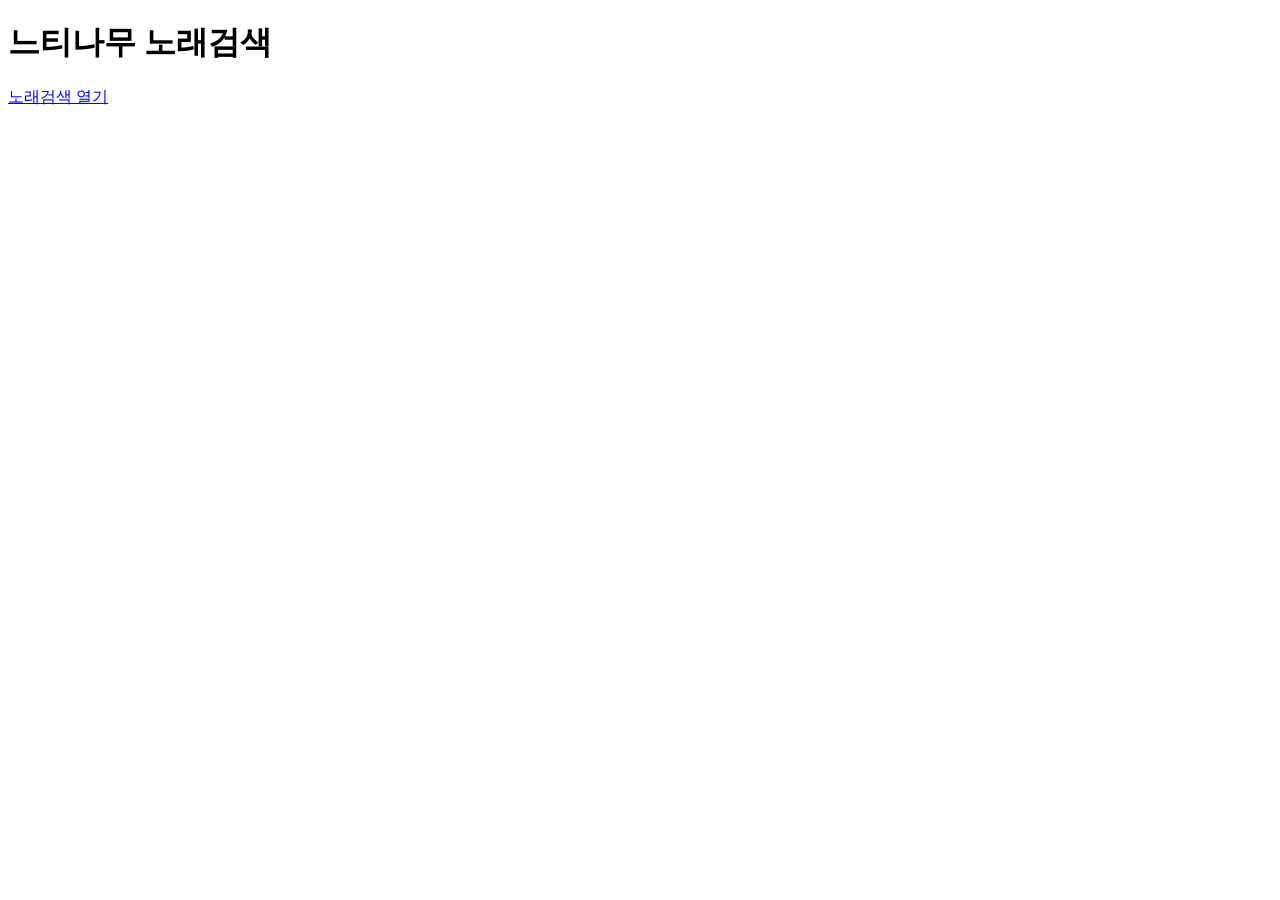
<file: index.html>
<!doctype html>
<html lang="ko"><meta charset="utf-8"><meta name="viewport" content="width=device-width,initial-scale=1"><title>느티나무 노래검색</title><body><h1>느티나무 노래검색</h1><p><a href="/neutinamu-song-search/">노래검색 열기</a></p></body></html>
</file>
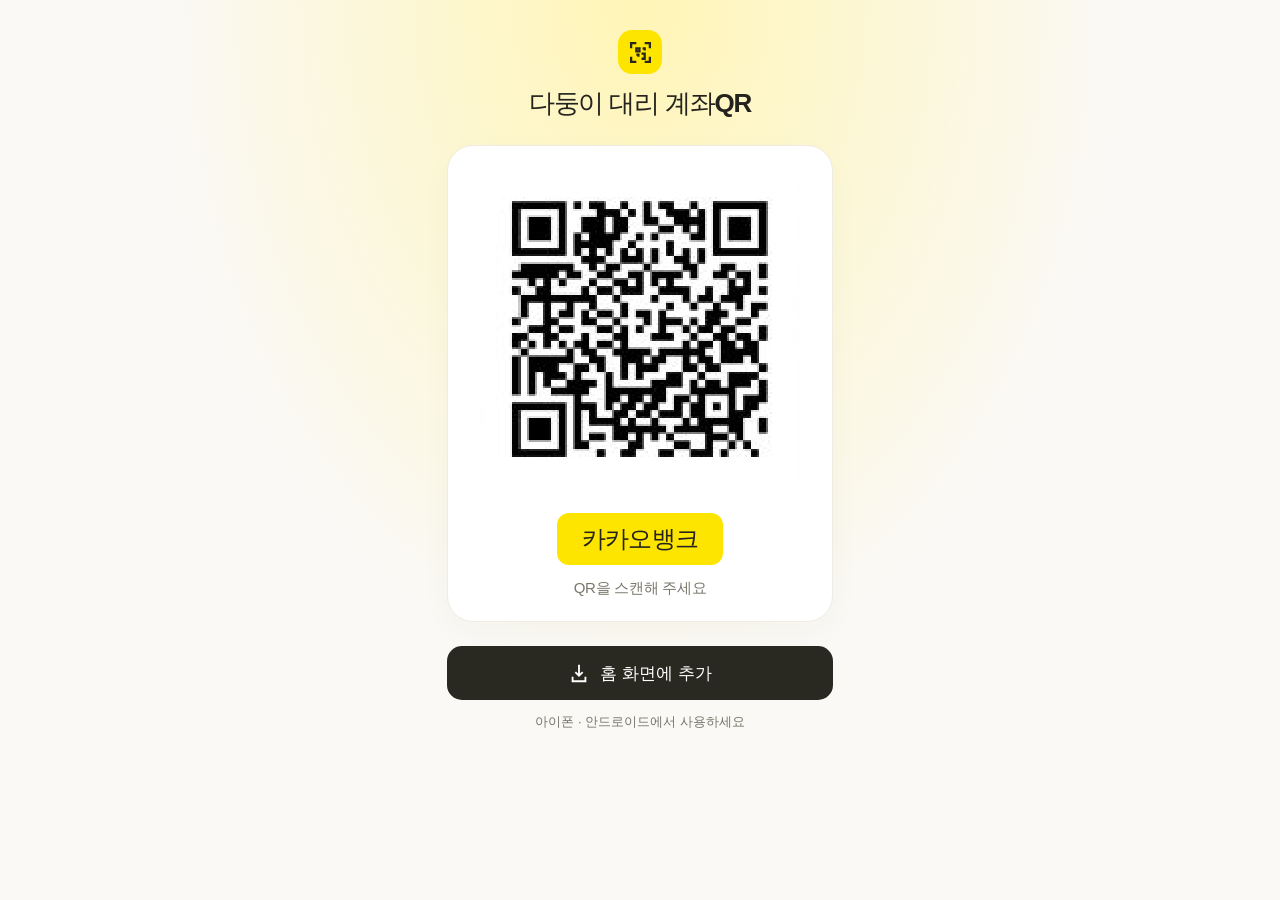
<file: dadungi-account-qr/index.html>
<!doctype html>
<html lang="ko">
<head>
  <meta charset="utf-8">
  <meta name="viewport" content="width=device-width, initial-scale=1, viewport-fit=cover">
  <meta name="theme-color" content="#FEE500">
  <meta name="description" content="다둥이 대리 카카오뱅크 계좌 QR을 홈 화면에서 바로 여세요.">
  <meta name="apple-mobile-web-app-capable" content="yes">
  <meta name="apple-mobile-web-app-status-bar-style" content="default">
  <meta name="apple-mobile-web-app-title" content="다둥이 대리 계좌QR">
  <meta name="mobile-web-app-capable" content="yes">
  <title>다둥이 대리 계좌QR</title>
  <link rel="manifest" href="./manifest.webmanifest">
  <link rel="apple-touch-icon" sizes="180x180" href="./icons/apple-touch-icon.png">
  <link rel="icon" type="image/png" sizes="192x192" href="./icons/icon-192.png">
  <link rel="stylesheet" href="./style.css">
  <script src="./app.js" defer></script>
</head>
<body>
  <main class="app">
    <header>
      <span class="brand-mark" aria-hidden="true"><svg viewBox="0 0 24 24" fill="none" stroke="currentColor" stroke-width="2.2"><path d="M8 3H3v5m13-5h5v5M3 16v5h5m13-5v5h-5M8 8h3v3H8zm6 0h2v2m-8 4h2v2m3-3h3v5h-3"/></svg></span>
      <h1>다둥이 대리 <span>계좌QR</span></h1>
    </header>

    <section class="qr-card" aria-label="카카오뱅크 계좌 QR">
      <div class="qr-image"><img src="./account-qr.jpg" width="158" height="148" alt="다둥이 대리 카카오뱅크 계좌 복사 페이지로 연결되는 QR코드"></div>
      <div class="bank">카카오뱅크</div>
      <p class="scan-note">QR을 스캔해 주세요</p>
    </section>

    <section class="install-area" id="install-area" aria-label="홈 화면에 앱 추가">
      <button class="install-button" id="install-button" type="button">
        <svg aria-hidden="true" viewBox="0 0 24 24" fill="none" stroke="currentColor" stroke-width="2"><path d="M12 3v12m-4-4 4 4 4-4M5 16v5h14v-5"/></svg>
        홈 화면에 추가
      </button>
      <p class="install-note">아이폰 · 안드로이드에서 사용하세요</p>
      <p class="cache-note" id="cache-note" role="status" aria-live="polite"></p>
    </section>
  </main>

  <dialog id="install-help" aria-labelledby="help-title">
    <div class="dialog-heading"><h2 id="help-title">홈 화면에 추가하기</h2><button id="close-help" class="close" type="button" aria-label="안내 닫기">×</button></div>
    <p class="help-intro">한 번 추가하면 아이콘을 눌러<br>이 QR 화면을 바로 열 수 있어요.</p>
    <section class="device-help" id="iphone-help">
      <h3>아이폰</h3>
      <ol><li>이 페이지를 <strong>Safari</strong>에서 엽니다.</li><li><strong>공유</strong> 버튼 → <strong>홈 화면에 추가</strong>를 누릅니다.</li><li>이름을 확인하고 <strong>추가</strong>를 누릅니다.<br><small>‘웹 앱으로 열기’가 보이면 켜 주세요.</small></li></ol>
      <p class="help-small">메뉴가 없으면 공유 메뉴 아래의 ‘동작 편집’에서 ‘홈 화면에 추가’를 찾아보세요.</p>
    </section>
    <section class="device-help" id="android-help">
      <h3>안드로이드</h3>
      <ol><li>이 페이지를 <strong>Chrome</strong>에서 엽니다.</li><li><strong>⋮ 메뉴</strong> → <strong>홈 화면에 추가</strong> 또는 <strong>앱 설치</strong>를 누릅니다.</li><li><strong>설치</strong> 또는 <strong>추가</strong>를 누릅니다.</li></ol>
    </section>
    <p class="help-small">카카오톡 안에서 열었다면 ‘다른 브라우저로 열기’를 선택해 주세요.</p>
    <button class="done-button" id="done-help" type="button">확인</button>
  </dialog>
</body>
</html>
</file>
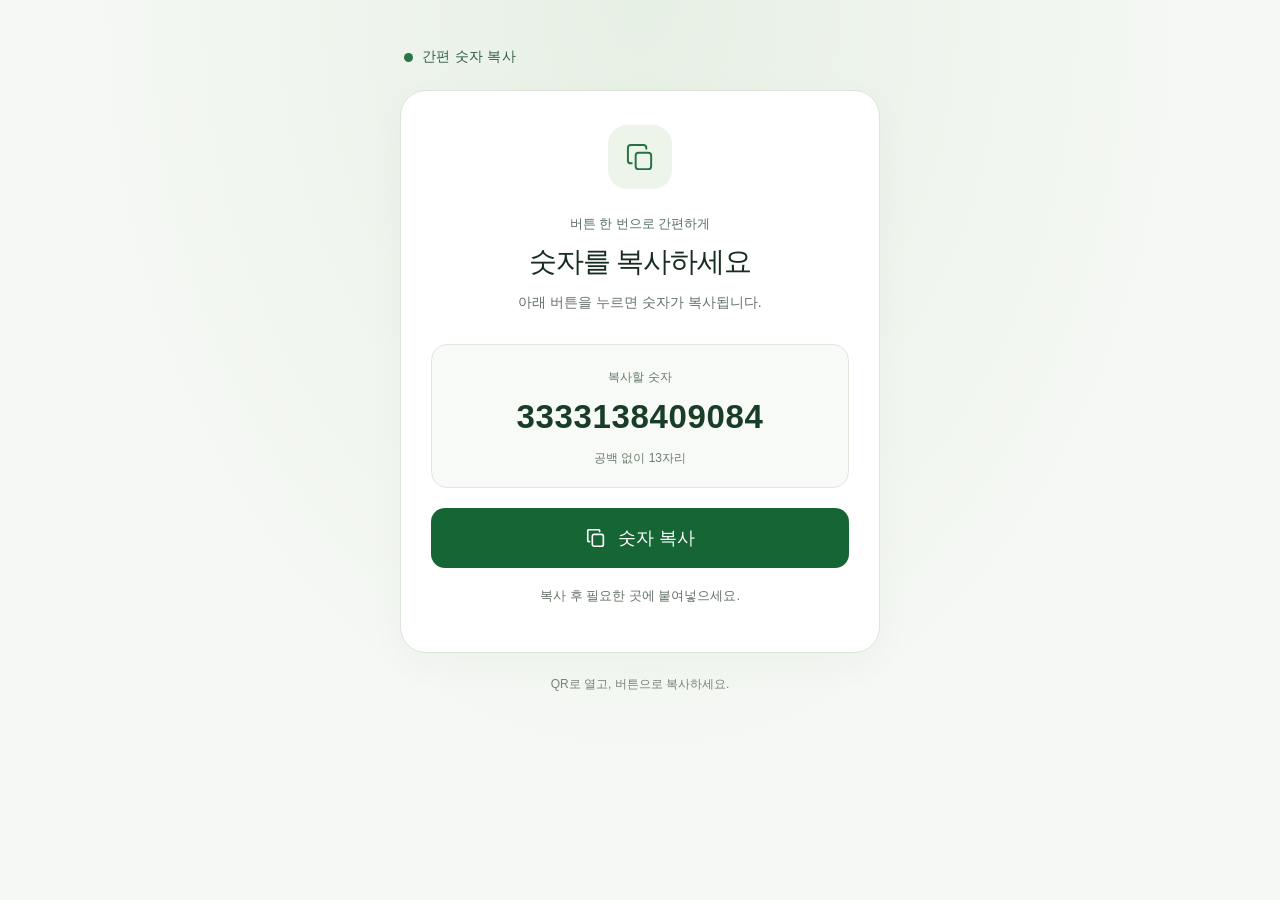
<file: dadungi-copy/index.html>
<!doctype html>
<html lang="ko">
<head>
  <meta charset="UTF-8">
  <meta name="viewport" content="width=device-width,initial-scale=1">
  <meta name="theme-color" content="#166534">
  <meta name="robots" content="noindex,nofollow">
  <meta name="description" content="버튼을 한 번 눌러 3333138409084를 복사하세요.">
  <title>숫자 복사 · 3333138409084</title>
  <link rel="icon" href="[data-uri]" type="image/svg+xml">
  <style>
:root{color-scheme:light;font-family:-apple-system,BlinkMacSystemFont,"Apple SD Gothic Neo","Malgun Gothic",sans-serif;color:#172d21;background:#f5f8f4;font-synthesis:none}*{box-sizing:border-box}body{margin:0;min-height:100svh;background:radial-gradient(ellipse at 50% 0,#e7f0e5 0,transparent 60%),#f5f8f4}main{width:min(100% - 32px,480px);margin:auto;padding:48px 0 28px}.brand{display:flex;align-items:center;gap:9px;margin:0 4px 24px;font-size:14px;font-weight:700;letter-spacing:.02em;color:#346044}.brand-dot{height:9px;width:9px;background:#267747;border-radius:50%}.card{padding:34px 30px 24px;border:1px solid #dce5da;border-radius:26px;background:white;box-shadow:0 12px 42px #254c2e08;text-align:center}.copy-symbol{display:flex;align-items:center;justify-content:center;background:#edf5eb;color:#247241;width:64px;height:64px;border-radius:19px;margin:0 auto 26px}.copy-symbol svg{width:31px;height:31px}.eyebrow{margin:0 0 9px;color:#56705e;font-size:13px;font-weight:600}h1{font-size:28px;letter-spacing:-1px;line-height:1.4;margin:0 0 10px}.intro{font-size:14px;line-height:1.6;color:#657268;margin:0}.number-wrap{margin:30px 0 20px;padding:24px 10px 20px;border:1px solid #e0e8de;border-radius:16px;background:#f8faf7}.number-wrap label{display:block;font-size:12px;letter-spacing:.02em;color:#667c69;margin-bottom:10px}input{display:block;border:0;background:transparent;width:100%;padding:0;text-align:center;color:#193d26;font-family:inherit;font-size:clamp(24px,7vw,33px);font-weight:700;letter-spacing:.02em;line-height:1.3;border-radius:6px;user-select:text;-webkit-user-select:text;cursor:text}input:focus-visible{outline:2px solid #267747;outline-offset:4px}#number-note{font-size:12px;color:#6b7c6e;margin:12px 0 0}button{width:100%;min-height:60px;display:flex;gap:11px;align-items:center;justify-content:center;border:0;border-radius:14px;background:#166534;color:white;font-family:inherit;font-size:18px;font-weight:700;line-height:1.4;cursor:pointer;transition:background .15s,transform .15s}button svg{height:22px;width:22px}button:hover{background:#11532a}button:active{transform:scale(.985)}button:focus-visible{outline:3px solid #84be8f;outline-offset:4px}.status{white-space:pre-line;min-height:43px;margin:17px 0 0;font-size:13px;line-height:1.65;color:#657268}.status.success{color:#166534;font-weight:700}.status.error{color:#8b3e20}#manual{margin:8px 0 0;padding:13px;border-radius:10px;background:#fff5e7;color:#76512b;font-size:13px;line-height:1.7}.footer{margin:23px 0 0;text-align:center;color:#768279;font-size:12px}@media(max-width:360px){main{padding-top:26px;width:calc(100% - 24px)}.card{padding:28px 19px 20px}h1{font-size:25px}.intro{font-size:13px}.number-wrap{padding-left:5px;padding-right:5px}}@media(prefers-reduced-motion:reduce){button{transition:none}}

</style>
</head>
<body>
  <main>
    <div class="brand"><span class="brand-dot" aria-hidden="true"></span> 간편 숫자 복사</div>
    <section class="card" aria-labelledby="title">
      <div class="copy-symbol" aria-hidden="true"><svg viewBox="0 0 32 32" fill="none"><rect x="11" y="11" width="16" height="17" rx="3" stroke="currentColor" stroke-width="2"/><path d="M7 22H6a3 3 0 0 1-3-3V6a3 3 0 0 1 3-3h13a3 3 0 0 1 3 3v1" stroke="currentColor" stroke-width="2" stroke-linecap="round"/></svg></div>
      <p class="eyebrow">버튼 한 번으로 간편하게</p>
      <h1 id="title">숫자를 복사하세요</h1>
      <p class="intro">아래 버튼을 누르면 숫자가 복사됩니다.</p>
      <div class="number-wrap">
        <label for="number">복사할 숫자</label>
        <input id="number" type="text" value="3333138409084" readonly inputmode="none" spellcheck="false" autocomplete="off" aria-describedby="number-note">
        <p id="number-note">공백 없이 13자리</p>
      </div>
      <button id="copy" type="button"><svg aria-hidden="true" viewBox="0 0 24 24" fill="none"><rect x="8" y="8" width="12" height="13" rx="2" stroke="currentColor" stroke-width="1.8"/><path d="M5 16H4a1 1 0 0 1-1-1V4a1 1 0 0 1 1-1h11a1 1 0 0 1 1 1v1" stroke="currentColor" stroke-width="1.8" stroke-linecap="round"/></svg><span id="button-label">숫자 복사</span></button>
      <p id="status" class="status" role="status" aria-live="polite">복사 후 필요한 곳에 붙여넣으세요.</p>
      <p id="manual" hidden>복사가 제한된 경우 위 숫자를 길게 눌러 선택한 뒤 <strong>복사</strong>를 누르세요.</p>
    </section>
    <p class="footer">QR로 열고, 버튼으로 복사하세요.</p>
  </main>
<script>
'use strict';
const NUMBER = '3333138409084';
const field = document.getElementById('number');
const button = document.getElementById('copy');
const label = document.getElementById('button-label');
const status = document.getElementById('status');
const manual = document.getElementById('manual');

function legacyCopy() {
  const previousFocus = document.activeElement;
  field.focus({preventScroll:true});
  field.select();
  field.setSelectionRange(0, NUMBER.length);
  let copied = false;
  try { copied = document.execCommand('copy'); } catch (_) {}
  if (copied && previousFocus) previousFocus.focus({preventScroll:true});
  return copied;
}

button.addEventListener('click', async () => {
  let copied = false;
  if (navigator.clipboard && window.isSecureContext) {
    try {
      await navigator.clipboard.writeText(NUMBER);
      copied = true;
    } catch (_) { copied = legacyCopy(); }
  } else {
    copied = legacyCopy();
  }
  if (copied) {
    label.textContent = '복사 완료 · 다시 복사';
    status.textContent = '3333138409084가 복사되었습니다.\n필요한 곳에 붙여넣으세요.';
    status.className = 'status success';
    manual.hidden = true;
  } else {
    label.textContent = '다시 복사 시도';
    status.textContent = '자동 복사가 제한되어 있습니다.';
    status.className = 'status error';
    manual.hidden = false;
  }
});

</script>
</body>
</html>
</file>
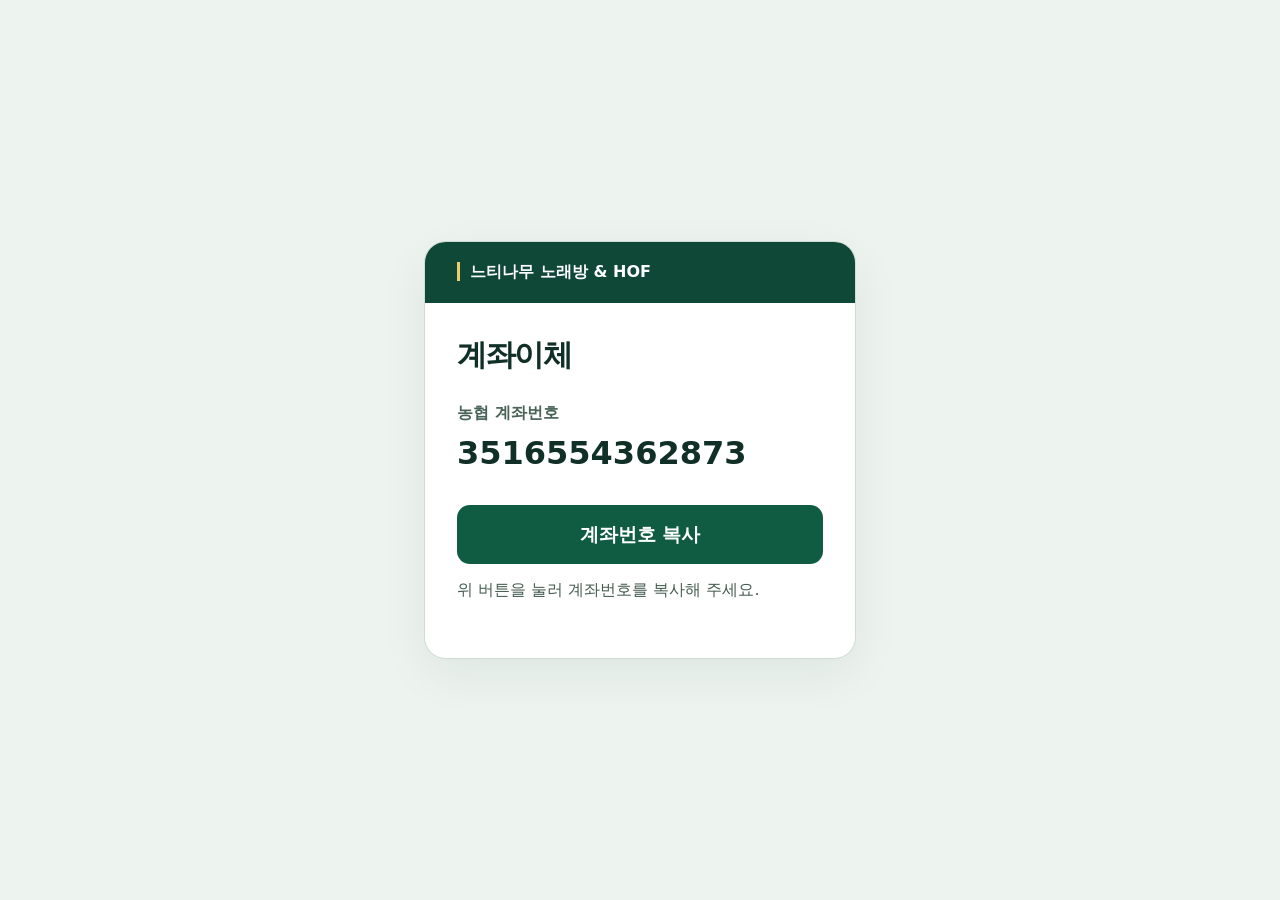
<file: neutinamu-pay/index.html>
<!doctype html>
<html lang="ko">
<head>
  <meta charset="utf-8">
  <meta name="viewport" content="width=device-width, initial-scale=1">
  <meta name="theme-color" content="#104838">
  <meta name="robots" content="noindex, nofollow">
  <meta name="format-detection" content="telephone=no">
  <title>계좌번호 복사 · 느티나무 노래방 &amp; HOF</title>
  <style>
    * { box-sizing: border-box; }
    html { color-scheme: light; }
    body {
      margin: 0; min-height: 100vh; min-height: 100svh;
      display: grid; place-items: center; padding: 1rem;
      background: #edf3ef; color: #102f27;
      font-family: system-ui, -apple-system, "Malgun Gothic", sans-serif;
      word-break: keep-all;
    }
    main {
      width: min(100%, 27rem); overflow: hidden;
      background: white; border: 1px solid #cddbd2;
      border-radius: 1.35rem; box-shadow: 0 1rem 3rem #153e2410;
    }
    header { background: #104838; color: white; padding: 1.25rem clamp(1rem, 6vw, 2rem); font-weight: 650; }
    header span { border-inline-start: .23rem solid #f1ca69; padding-inline-start: .65rem; }
    section { padding: clamp(1rem, 6vw, 2rem); }
    h1 { margin: 0 0 1.7rem; font-size: 1.85rem; letter-spacing: -.05em; }
    label { display: block; color: #486357; font-size: 1rem; font-weight: 650; }
    input {
      display: block; width: 100%; margin: .35rem 0 1.7rem;
      padding: .15rem 0; border: 0; border-radius: 0;
      background: transparent; color: #102f27; font: 700 clamp(1.45rem, 7.4vw, 2rem)/1.35 system-ui, sans-serif;
      font-variant-numeric: tabular-nums;
    }
    button {
      width: 100%; min-height: 3.7rem; padding: .8rem; border: 0;
      border-radius: .8rem; background: #105c43; color: white;
      font: inherit; font-size: 1.2rem; font-weight: 700; cursor: pointer;
    }
    button:active { background: #0a4935; }
    :focus-visible { outline: 3px solid #a9740b; outline-offset: 3px; }
    p { min-height: 3em; margin: .85rem 0 0; line-height: 1.5; color: #455c51; }
    p[data-copied] { color: #0a5c3a; font-weight: 650; }
  </style>
</head>
<body>
  <main>
    <header><span>느티나무 노래방 &amp; HOF</span></header>
    <section aria-labelledby="title">
      <h1 id="title">계좌이체</h1>
      <label for="account">농협 계좌번호</label>
      <input id="account" value="3516554362873" readonly inputmode="none" spellcheck="false">
      <button id="copy" type="button" hidden>계좌번호 복사</button>
      <p id="status" role="status">계좌번호를 길게 눌러 복사해 주세요.</p>
    </section>
  </main>
  <script>
    const account = document.getElementById('account');
    const button = document.getElementById('copy');
    const status = document.getElementById('status');
    const tapHint = '위 버튼을 눌러 계좌번호를 복사해 주세요.';
    let manualAttempt = 0;

    function showCopied() {
      status.dataset.copied = '';
      status.textContent = '복사되었습니다. 은행 앱에 붙여넣으세요.';
    }

    async function tryAutoCopy() {
      if (!navigator.clipboard || document.visibilityState !== 'visible' || manualAttempt) return;
      try {
        await navigator.clipboard.writeText(account.value);
        if (!manualAttempt) showCopied();
      } catch {
        // Some browsers allow writing only inside a tap handler.
      }
    }

    button.hidden = false;
    status.textContent = tapHint;
    button.addEventListener('click', async () => {
      const attempt = ++manualAttempt;
      try {
        await navigator.clipboard.writeText(account.value);
        if (attempt === manualAttempt) showCopied();
      } catch {
        if (attempt !== manualAttempt) return;
        account.focus();
        account.select();
        account.setSelectionRange(0, account.value.length);
        try {
          if (document.execCommand('copy')) {
            showCopied();
            return;
          }
        } catch {
          // Keep the number selected for the system copy menu.
        }
        delete status.dataset.copied;
        status.textContent = '계좌번호를 길게 누른 뒤 ‘복사’를 선택해 주세요.';
      }
    });
    window.addEventListener('pageshow', tryAutoCopy, { once: true });
  </script>
</body>
</html>
</file>
<file: dadungi-account-qr/style.css>
:root{color-scheme:light;font-family:-apple-system,BlinkMacSystemFont,"Apple SD Gothic Neo","Noto Sans KR","Malgun Gothic",sans-serif;color:#23221d;background:#faf9f5;font-synthesis:none}
*{box-sizing:border-box}
body{margin:0;min-width:280px;min-height:100vh;min-height:100svh;background:radial-gradient(ellipse at 50% 0%,#fff5b6 0,transparent 53%),#faf9f5}
button{font:inherit;cursor:pointer;-webkit-tap-highlight-color:transparent}
button:focus-visible{outline:3px solid #6757c8;outline-offset:4px}
.app{max-width:430px;margin:auto;padding:calc(30px + env(safe-area-inset-top)) 22px calc(24px + env(safe-area-inset-bottom));text-align:center}
header{display:flex;flex-direction:column;align-items:center;gap:12px;margin-bottom:24px}
.brand-mark{display:grid;place-items:center;width:44px;height:44px;border-radius:14px;background:#fee500;color:#29271b}
.brand-mark svg{width:25px;height:25px}
h1{font-size:26px;letter-spacing:-1.2px;line-height:1.35;margin:0;font-weight:800;word-break:keep-all}
h1 span{white-space:nowrap}
.qr-card{background:white;border-radius:26px;border:1px solid #eeece3;padding:21px 14px 23px;box-shadow:0 10px 32px #40341108}
.qr-image{max-width:348px;width:100%;margin:0 auto 18px;padding:14px;background:white}
.qr-image img{display:block;width:100%;height:auto;object-fit:contain;image-rendering:pixelated}
.bank{display:inline-block;font-size:24px;font-weight:800;letter-spacing:-.7px;line-height:1.35;background:#fee500;border-radius:12px;padding:10px 25px}
.scan-note{font-size:15px;color:#7a786c;margin:14px 0 0;letter-spacing:-.3px}
.install-area{margin-top:24px}
.install-button,.done-button{display:flex;justify-content:center;align-items:center;gap:10px;width:100%;min-height:54px;border:0;background:#292821;border-radius:15px;color:white;font-size:17px;font-weight:700}
.install-button:active,.done-button:active{transform:translateY(1px)}
.install-button svg{width:22px;height:22px}
.install-note{font-size:13px;color:#77756b;margin:13px 0 0}
.cache-note{font-size:12px;color:#707566;margin:9px 0 0;min-height:16px}
[hidden]{display:none!important}
dialog{width:min(420px,calc(100% - 32px));border:0;border-radius:24px;padding:24px;box-shadow:0 20px 80px #0003;max-height:calc(100dvh - 40px);overflow:auto;color:#24231e}
dialog::backdrop{background:#22221e80;backdrop-filter:blur(3px)}
.dialog-heading{display:flex;align-items:center;justify-content:space-between;gap:12px}
h2{font-size:21px;letter-spacing:-.6px;margin:0}
.close{border:0;border-radius:50%;background:#f2f1eb;flex-shrink:0;width:36px;height:36px;line-height:1;color:#555;font-size:28px}
.help-intro{color:#777369;font-size:14px;line-height:1.6;margin:14px 0 20px}
.device-help{background:#f8f7f2;border-radius:15px;padding:17px 16px;margin:12px 0}
.device-help h3{font-size:16px;margin:0 0 10px}
.device-help ol{padding-left:20px;font-size:14px;line-height:1.7;margin:0}
.device-help li+li{margin-top:6px}
.help-small,small{color:#777369;font-size:12px;line-height:1.6}
.help-small{margin:12px 0 0}
.done-button{margin-top:20px;min-height:48px}
@media(max-width:350px){.app{padding-left:16px;padding-right:16px}h1{font-size:23px}.qr-card{padding:15px 10px 20px}.qr-image{padding:9px}.bank{font-size:22px}}
@media(display-mode:standalone){.install-area{display:none}.app{padding-top:calc(40px + env(safe-area-inset-top))}header{margin-bottom:30px}}
@media(prefers-reduced-motion:reduce){*,*::before,*::after{scroll-behavior:auto!important}}
</file>
